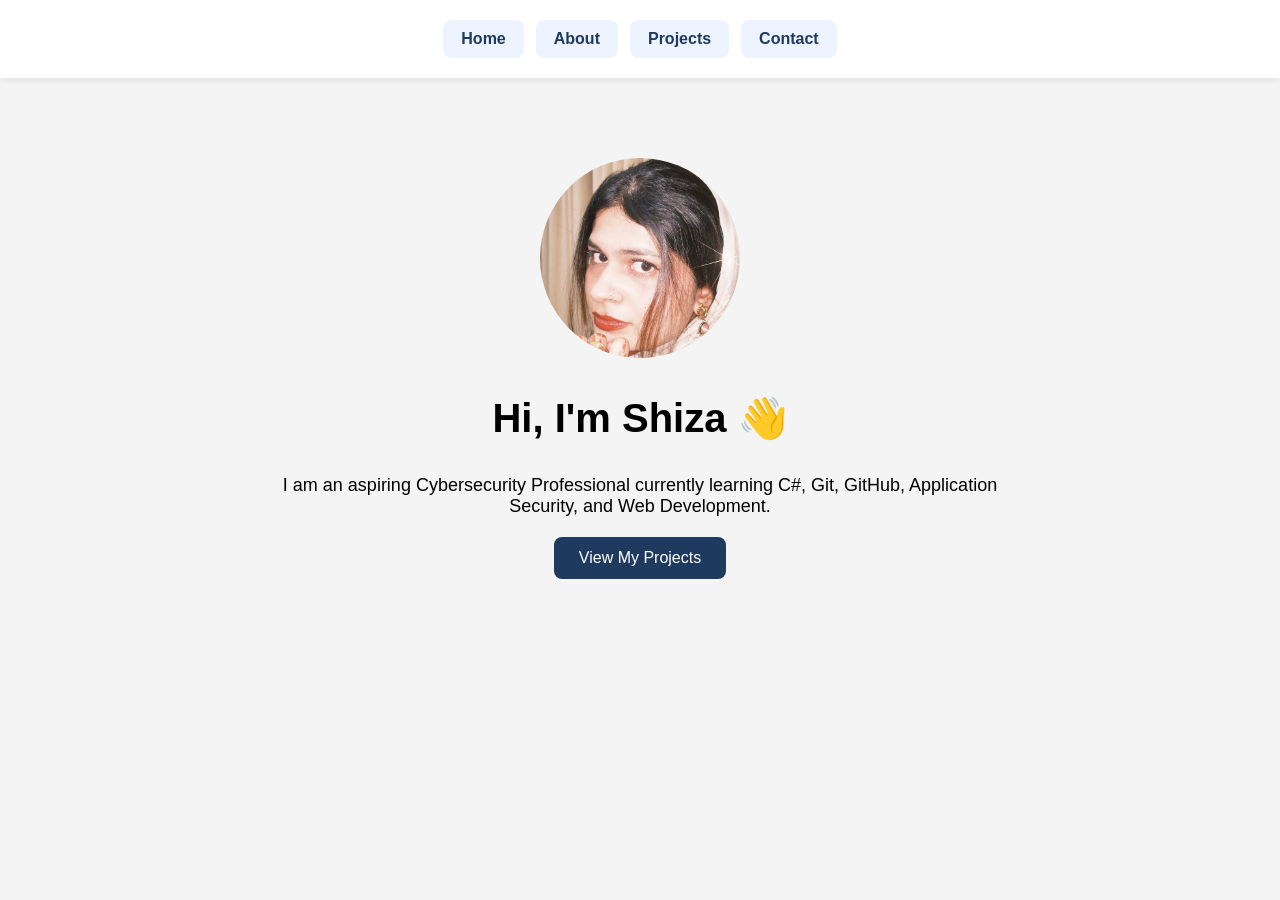
<file: index.html>
<!DOCTYPE html>
<html lang="en">
<head>
    <meta charset="UTF-8">
    <meta name="viewport" content="width=device-width, initial-scale=1.0">
    <title>Shiza's Portfolio</title>
    <link rel="stylesheet" href="style.css">
</head>
<body>
    <nav>
        <a href="index.html">Home</a>
        <a href="about.html">About</a>
        <a href="projects.html">Projects</a>
        <a href="contact.html">Contact</a>
    </nav>

    <section class="hero">

        <img src="WhatsApp Image 2026-07-26 at 1.30.13 AM.jpeg" alt="Profile Picture">

        <h1>Hi, I'm Shiza 👋</h1>

        <p>
            I am an aspiring Cybersecurity Professional currently learning
            C#, Git, GitHub, Application Security, and Web Development.
        </p>

        <a href="projects.html" class="button-link">View My Projects</a>

    </section>

</body>
</html>
</file>
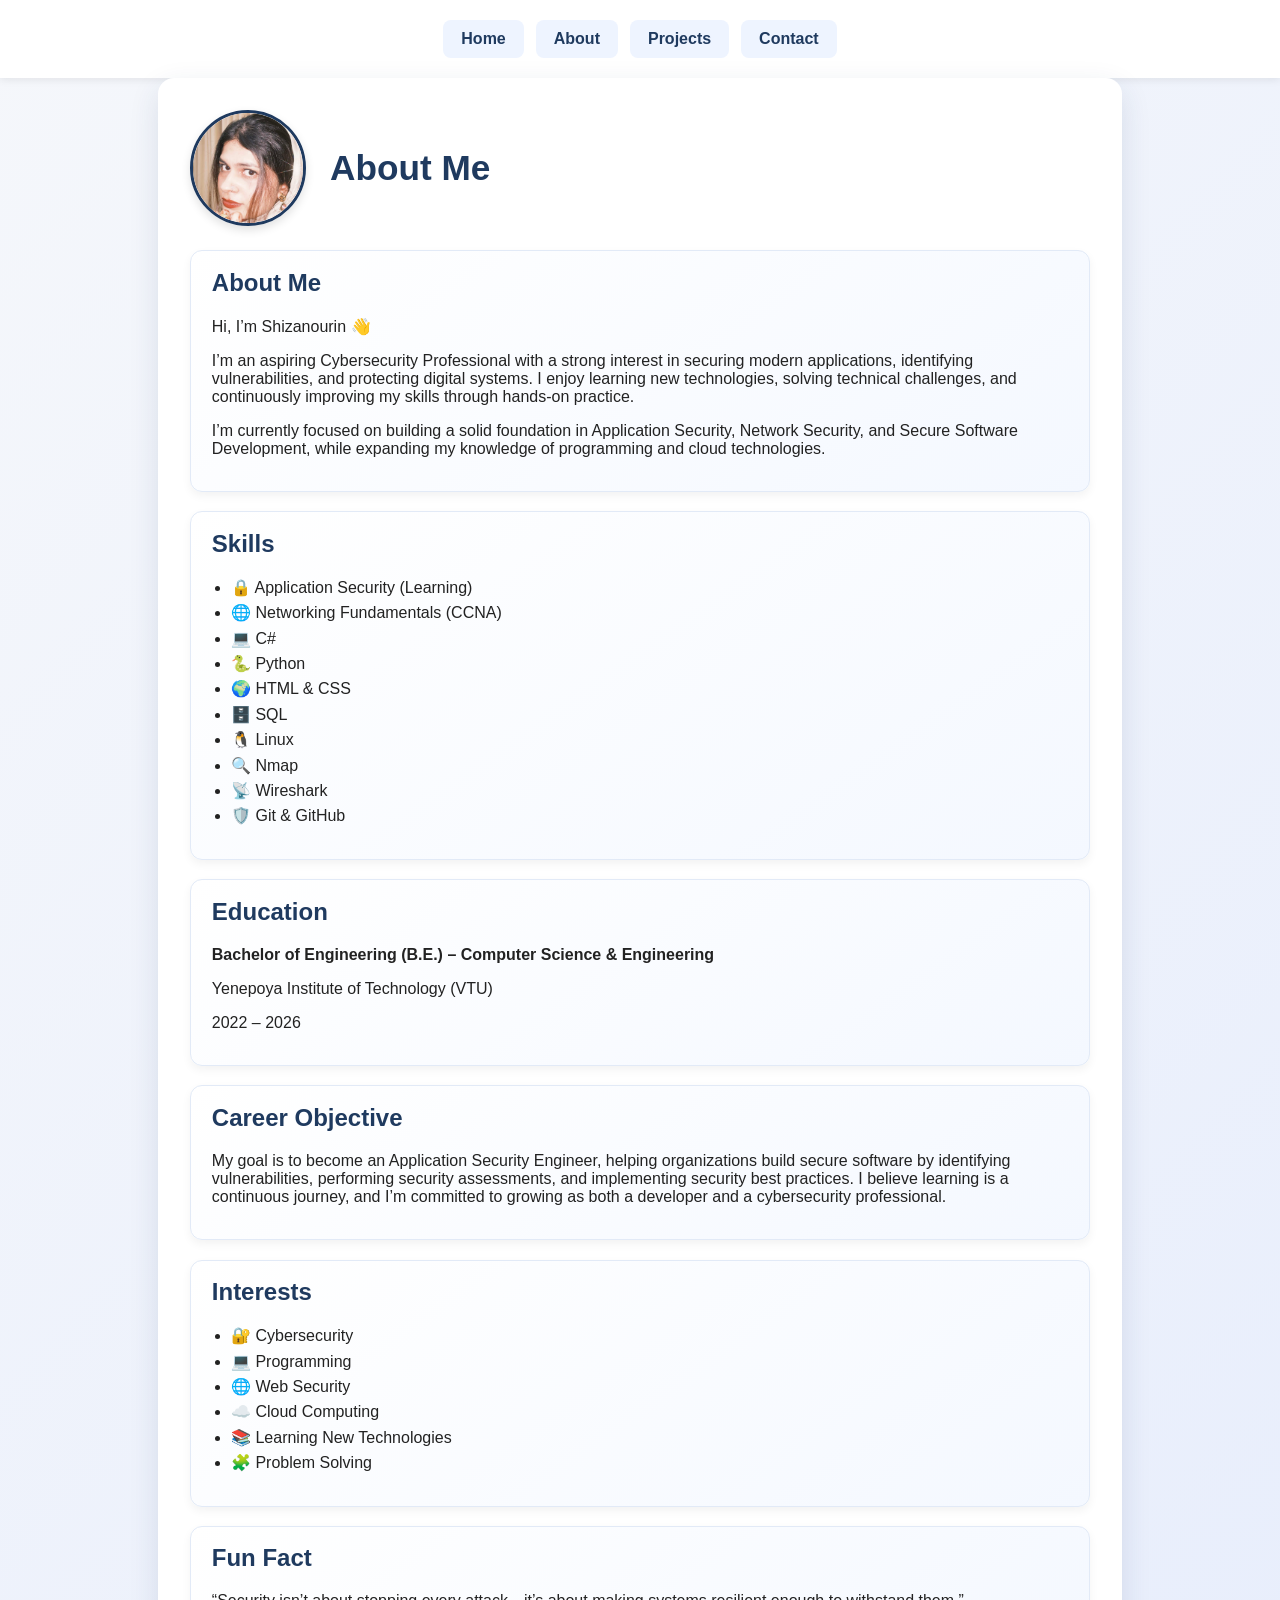
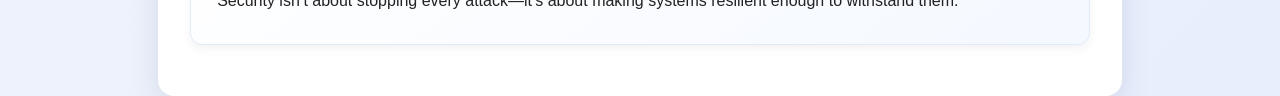
<file: about.html>
<!DOCTYPE html>
<html lang="en">
<head>
  <meta charset="UTF-8" />
  <meta name="viewport" content="width=device-width, initial-scale=1.0" />
  <title>About Me</title>
  <style>
    body {
      font-family: Arial, sans-serif;
      margin: 0;
      padding: 0;
      background: linear-gradient(135deg, #f5f7fb, #e8eefc);
      color: #222;
    }
    nav {
      display: flex;
      justify-content: center;
      align-items: center;
      gap: 12px;
      padding: 20px 0;
      background: #ffffff;
      box-shadow: 0 2px 8px rgba(0, 0, 0, 0.08);
    }
    nav a {
      text-decoration: none;
      color: #1f3a5f;
      font-weight: 600;
      padding: 10px 18px;
      border-radius: 8px;
      background: #eef4ff;
      transition: all 0.2s ease;
    }
    nav a:hover {
      background: #1f3a5f;
      color: white;
      transform: translateY(-2px);
    }
    .container {
      max-width: 900px;
      margin: 0 auto;
      background: white;
      padding: 2rem;
      border-radius: 16px;
      box-shadow: 0 10px 30px rgba(31, 58, 95, 0.12);
    }
    .profile-row {
      display: flex;
      align-items: center;
      gap: 1.5rem;
      margin-bottom: 1.5rem;
    }
    .profile-row img {
      width: 110px;
      height: 110px;
      border-radius: 50%;
      object-fit: cover;
      border: 3px solid #1f3a5f;
      box-shadow: 0 4px 10px rgba(0, 0, 0, 0.12);
    }
    h1 {
      color: #1f3a5f;
      text-align: center;
      margin-bottom: 1.5rem;
      font-size: 2.2rem;
    }
    h2 {
      color: #1f3a5f;
      margin-top: 0;
    }
    section {
      margin-bottom: 1.2rem;
      padding: 1.1rem 1.3rem;
      border-radius: 12px;
      background: linear-gradient(145deg, #ffffff, #f4f8ff);
      border: 1px solid #e2eaf7;
      box-shadow: 0 4px 10px rgba(0, 0, 0, 0.05);
      transition: transform 0.2s ease, box-shadow 0.2s ease;
    }
    section:hover {
      transform: translateY(-4px) scale(1.01);
      box-shadow: 0 10px 20px rgba(31, 58, 95, 0.15);
    }
    ul {
      padding-left: 1.2rem;
    }
    li {
      margin-bottom: 0.4rem;
    }
  </style>
</head>
<body>
  <nav>
    <a href="index.html">Home</a>
    <a href="about.html">About</a>
    <a href="projects.html">Projects</a>
    <a href="contact.html">Contact</a>
  </nav>

  <div class="container">
    <div class="profile-row">
      <img src="WhatsApp Image 2026-07-26 at 1.30.13 AM.jpeg" alt="Profile Picture" />
      <h1>About Me</h1>
    </div>

    <section>
      <h2>About Me</h2>
      <p>Hi, I’m Shizanourin 👋</p>
      <p>I’m an aspiring Cybersecurity Professional with a strong interest in securing modern applications, identifying vulnerabilities, and protecting digital systems. I enjoy learning new technologies, solving technical challenges, and continuously improving my skills through hands-on practice.</p>
      <p>I’m currently focused on building a solid foundation in Application Security, Network Security, and Secure Software Development, while expanding my knowledge of programming and cloud technologies.</p>
    </section>

    <section>
      <h2>Skills</h2>
      <ul>
        <li>🔒 Application Security (Learning)</li>
        <li>🌐 Networking Fundamentals (CCNA)</li>
        <li>💻 C#</li>
        <li>🐍 Python</li>
        <li>🌍 HTML & CSS</li>
        <li>🗄️ SQL</li>
        <li>🐧 Linux</li>
        <li>🔍 Nmap</li>
        <li>📡 Wireshark</li>
        <li>🛡️ Git & GitHub</li>
      </ul>
    </section>

    <section>
      <h2>Education</h2>
      <p><strong>Bachelor of Engineering (B.E.) – Computer Science & Engineering</strong></p>
      <p>Yenepoya Institute of Technology (VTU)</p>
      <p>2022 – 2026</p>
    </section>

    <section>
      <h2>Career Objective</h2>
      <p>My goal is to become an Application Security Engineer, helping organizations build secure software by identifying vulnerabilities, performing security assessments, and implementing security best practices. I believe learning is a continuous journey, and I’m committed to growing as both a developer and a cybersecurity professional.</p>
    </section>

    <section>
      <h2>Interests</h2>
      <ul>
        <li>🔐 Cybersecurity</li>
        <li>💻 Programming</li>
        <li>🌐 Web Security</li>
        <li>☁️ Cloud Computing</li>
        <li>📚 Learning New Technologies</li>
        <li>🧩 Problem Solving</li>
      </ul>
    </section>

    <section>
      <h2>Fun Fact</h2>
      <p>“Security isn’t about stopping every attack—it’s about making systems resilient enough to withstand them.”</p>
    </section>
  </div>
</body>
</html>
</file>
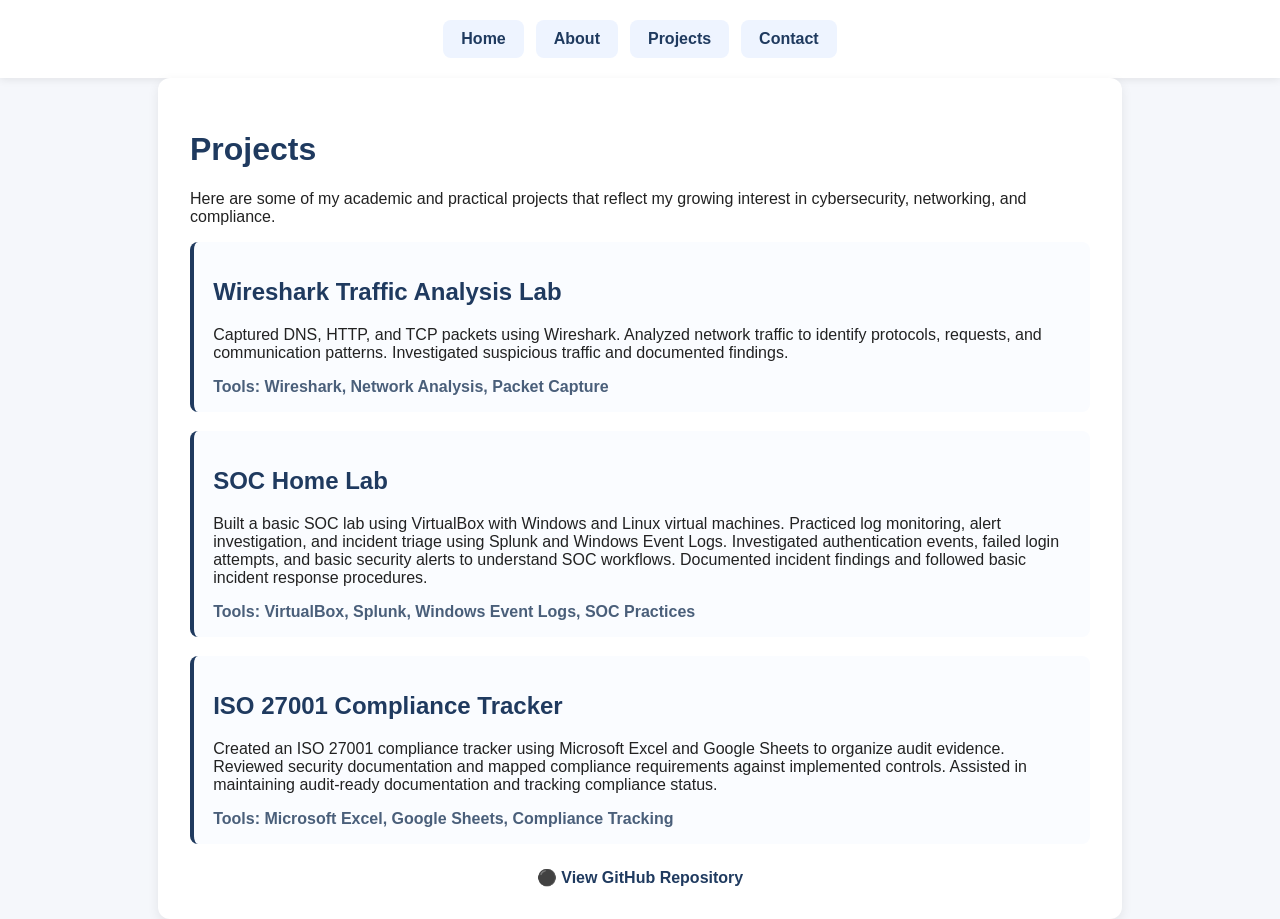
<file: projects.html>
<!DOCTYPE html>
<html lang="en">
<head>
  <meta charset="UTF-8" />
  <meta name="viewport" content="width=device-width, initial-scale=1.0" />
  <title>Projects</title>
  <style>
    body {
      font-family: Arial, sans-serif;
      margin: 0;
      padding: 0;
      background: #f5f7fb;
      color: #222;
    }
    nav {
      display: flex;
      justify-content: center;
      align-items: center;
      gap: 12px;
      padding: 20px 0;
      background: #ffffff;
      box-shadow: 0 2px 8px rgba(0, 0, 0, 0.08);
    }
    nav a {
      text-decoration: none;
      color: #1f3a5f;
      font-weight: 600;
      padding: 10px 18px;
      border-radius: 8px;
      background: #eef4ff;
      transition: all 0.2s ease;
    }
    nav a:hover {
      background: #1f3a5f;
      color: white;
      transform: translateY(-2px);
    }
    .container {
      max-width: 900px;
      margin: 0 auto;
      background: white;
      padding: 2rem;
      border-radius: 12px;
      box-shadow: 0 4px 12px rgba(0, 0, 0, 0.08);
    }
    h1, h2 {
      color: #1f3a5f;
    }
    .project {
      border-left: 4px solid #1f3a5f;
      padding: 1rem 1.2rem;
      margin-bottom: 1.2rem;
      background: #fafcff;
      border-radius: 8px;
      transition: transform 0.2s ease, box-shadow 0.2s ease;
      cursor: pointer;
    }
    .project:hover {
      transform: scale(1.02);
      box-shadow: 0 6px 16px rgba(0, 0, 0, 0.12);
    }
    .tech {
      color: #4a5f7a;
      font-weight: bold;
      margin-top: 0.4rem;
    }
    .github-footer {
      margin-top: 1.5rem;
      text-align: center;
    }
    .github-footer a {
      color: #1f3a5f;
      text-decoration: none;
      font-weight: 600;
    }
    .github-footer a:hover {
      text-decoration: underline;
    }
  </style>
</head>
<body>
  <nav>
    <a href="index.html">Home</a>
    <a href="about.html">About</a>
    <a href="projects.html">Projects</a>
    <a href="contact.html">Contact</a>
  </nav>

  <div class="container">
    <h1>Projects</h1>
    <p>Here are some of my academic and practical projects that reflect my growing interest in cybersecurity, networking, and compliance.</p>

    <div class="project">
      <h2>Wireshark Traffic Analysis Lab</h2>
      <p>Captured DNS, HTTP, and TCP packets using Wireshark. Analyzed network traffic to identify protocols, requests, and communication patterns. Investigated suspicious traffic and documented findings.</p>
      <div class="tech">Tools: Wireshark, Network Analysis, Packet Capture</div>
    </div>

    <div class="project">
      <h2>SOC Home Lab</h2>
      <p>Built a basic SOC lab using VirtualBox with Windows and Linux virtual machines. Practiced log monitoring, alert investigation, and incident triage using Splunk and Windows Event Logs. Investigated authentication events, failed login attempts, and basic security alerts to understand SOC workflows. Documented incident findings and followed basic incident response procedures.</p>
      <div class="tech">Tools: VirtualBox, Splunk, Windows Event Logs, SOC Practices</div>
    </div>

    <div class="project">
      <h2>ISO 27001 Compliance Tracker</h2>
      <p>Created an ISO 27001 compliance tracker using Microsoft Excel and Google Sheets to organize audit evidence. Reviewed security documentation and mapped compliance requirements against implemented controls. Assisted in maintaining audit-ready documentation and tracking compliance status.</p>
      <div class="tech">Tools: Microsoft Excel, Google Sheets, Compliance Tracking</div>
    </div>

    <div class="github-footer">
      <a href="https://github.com/Shizanourin" target="_blank" rel="noopener noreferrer">⚫ View GitHub Repository</a>
    </div>
  </div>
</body>
</html>
</file>
<file: style.css>
body {
    margin: 0;
    font-family: Arial, sans-serif;
    background-color: #f4f4f4;
}

nav {
    display: flex;
    justify-content: center;
    align-items: center;
    gap: 12px;
    padding: 20px 0;
    background: #ffffff;
    box-shadow: 0 2px 8px rgba(0, 0, 0, 0.08);
}

nav a {
    text-decoration: none;
    color: #1f3a5f;
    font-weight: 600;
    padding: 10px 18px;
    border-radius: 8px;
    background: #eef4ff;
    transition: all 0.2s ease;
}

nav a:hover {
    background: #1f3a5f;
    color: white;
    transform: translateY(-2px);
}

.github-link {
    display: inline-flex;
    align-items: center;
    gap: 6px;
}

.hero {
    text-align: center;
    padding: 80px 20px;
}

.hero img {
    width: 200px;
    border-radius: 50%;
}

.hero h1 {
    font-size: 40px;
}

.hero p {
    font-size: 18px;
    width: 60%;
    margin: auto;
}

.button-link {
    display: inline-block;
    margin-top: 20px;
    padding: 12px 25px;
    font-size: 16px;
    cursor: pointer;
    text-decoration: none;
    color: white;
    background-color: #1f3a5f;
    border-radius: 8px;
    transition: background-color 0.2s ease;
}

.button-link:hover {
    background-color: #2f537d;
}
/* Contact Section */

.contact {
    max-width: 700px;
    margin: 60px auto;
    padding: 40px;
    background: #ffffff;
    border-radius: 12px;
    box-shadow: 0 5px 15px rgba(0, 0, 0, 0.1);
}

.contact h1 {
    text-align: center;
    color: #1e40af;
    margin-bottom: 15px;
    font-size: 36px;
}

.contact p {
    font-size: 17px;
    color: #555;
    text-align: center;
    margin-bottom: 25px;
}

.contact-info {
    margin-bottom: 35px;
}

.contact-info p {
    text-align: left;
    margin: 12px 0;
    font-size: 18px;
    color: #333;
}

.contact-info strong {
    color: #1e40af;
}

.contact-info a {
    color: #2563eb;
    text-decoration: none;
}

.contact-info a:hover {
    text-decoration: underline;
}

/* Contact Form */

.contact form {
    display: flex;
    flex-direction: column;
}

.contact input,
.contact textarea {
    padding: 14px;
    margin-bottom: 18px;
    border: 1px solid #ccc;
    border-radius: 8px;
    font-size: 16px;
    outline: none;
    transition: 0.3s;
}

.contact input:focus,
.contact textarea:focus {
    border-color: #2563eb;
    box-shadow: 0 0 5px rgba(37, 99, 235, 0.3);
}

.contact textarea {
    resize: vertical;
    min-height: 150px;
}

.contact button {
    background: #2563eb;
    color: white;
    border: none;
    padding: 15px;
    border-radius: 8px;
    font-size: 17px;
    cursor: pointer;
    transition: 0.3s;
}

.contact button:hover {
    background: #1d4ed8;
}
</file>
